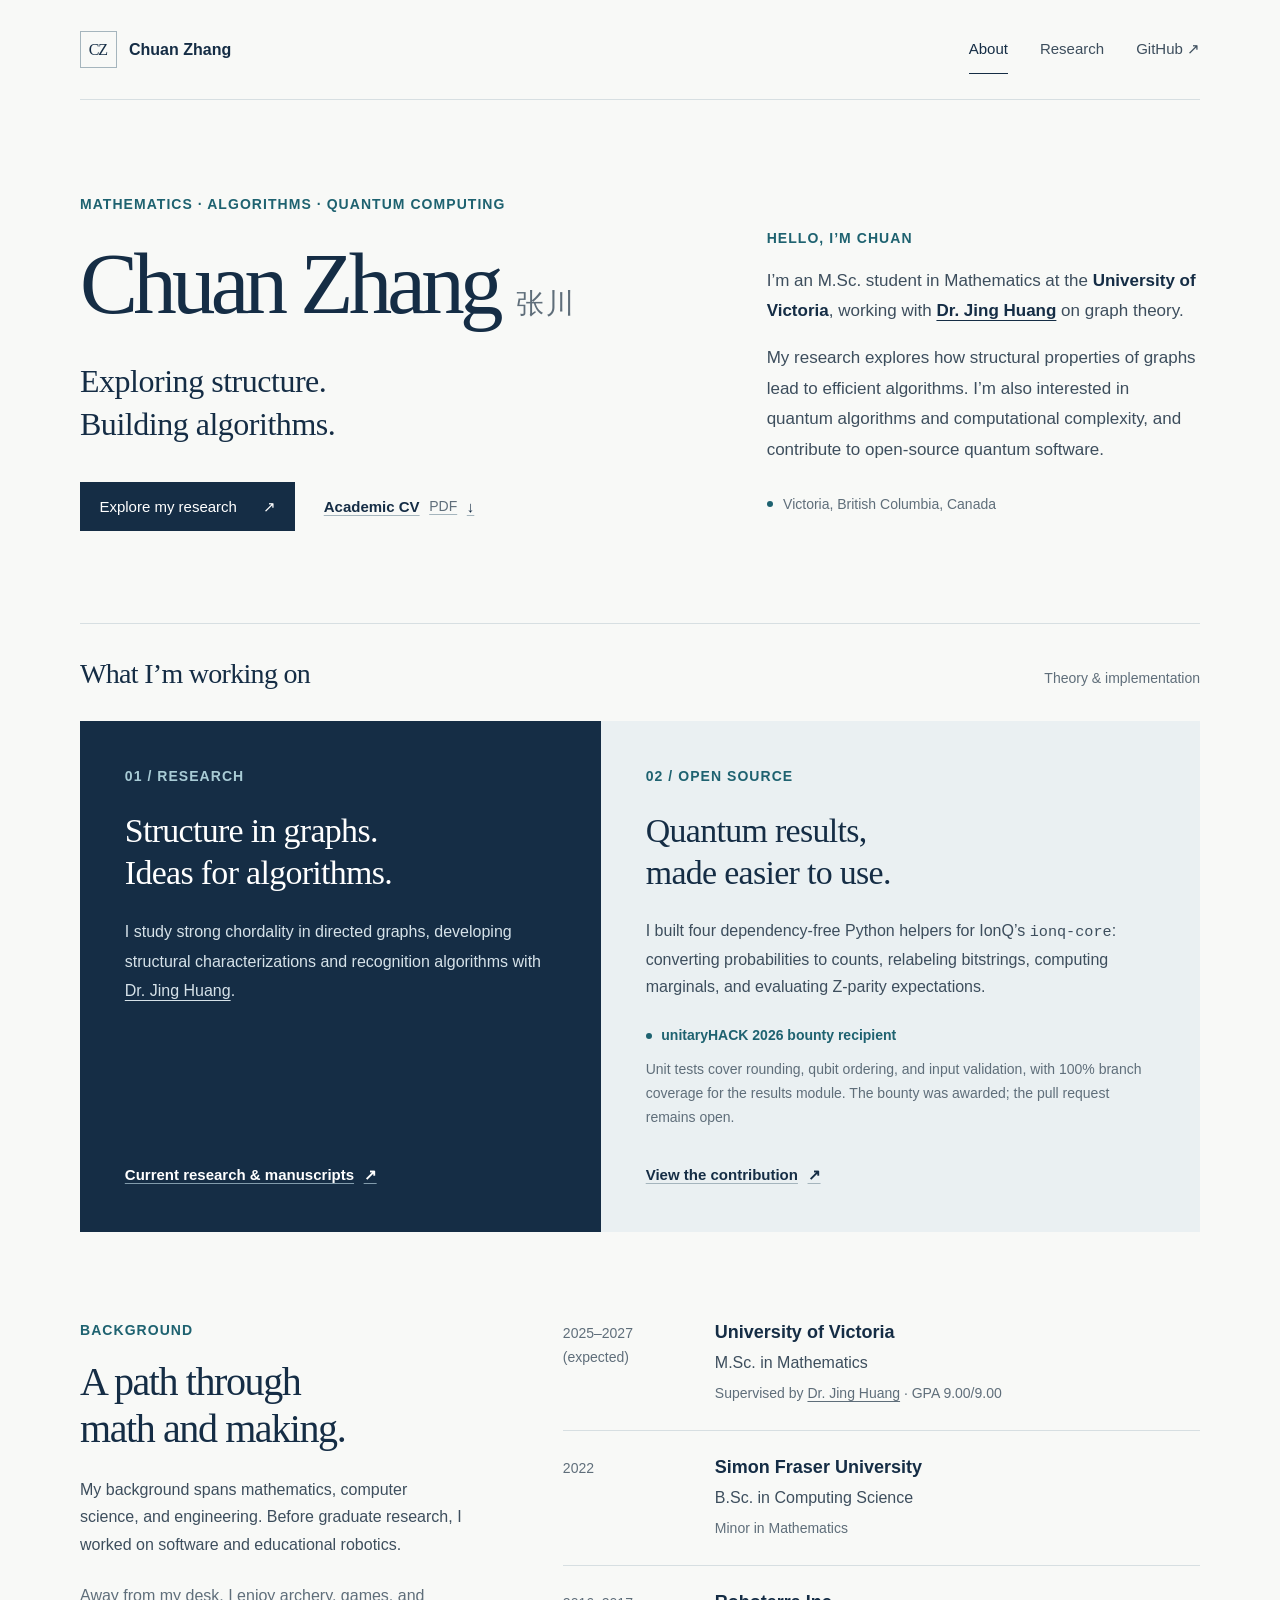
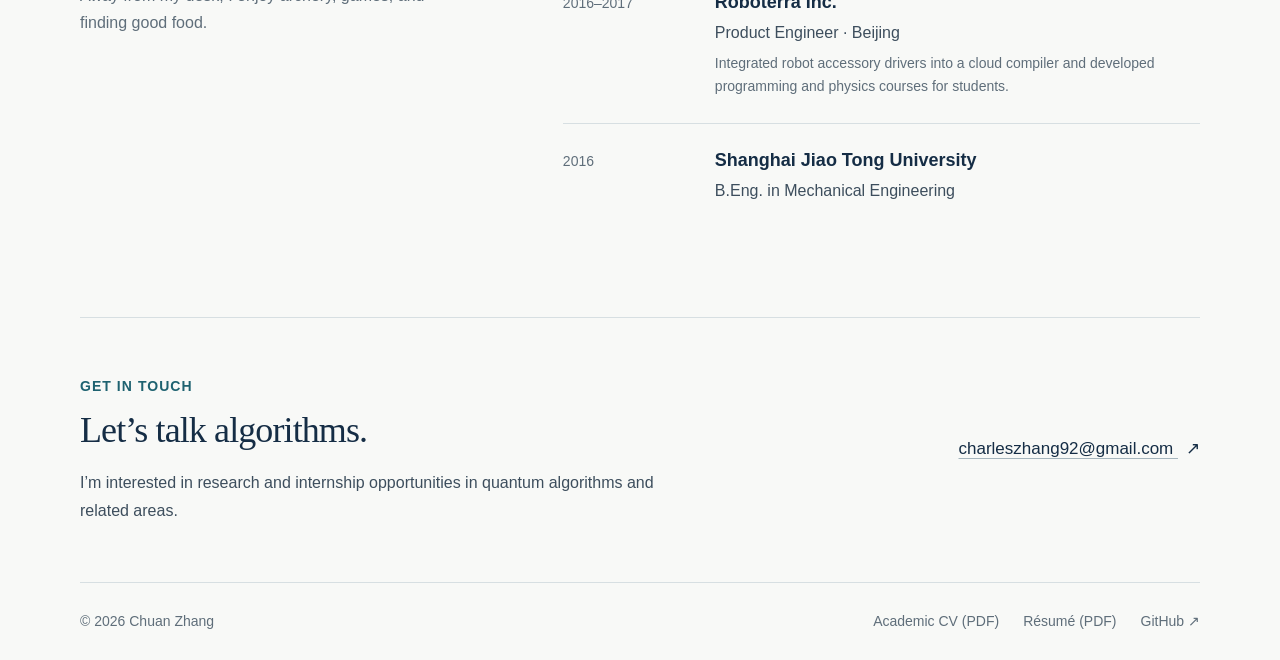
<file: index.html>
<!doctype html>
<html lang="en">
<head>
  <meta charset="utf-8">
  <meta name="viewport" content="width=device-width, initial-scale=1">
  <meta name="theme-color" content="#152d45">
  <meta name="description" content="Chuan Zhang — mathematics M.Sc. student at the University of Victoria. Graph theory, algorithms, and open-source quantum software.">
  <meta property="og:type" content="website">
  <meta property="og:title" content="Chuan Zhang · Algorithms & Quantum Computing">
  <meta property="og:description" content="Mathematics at the University of Victoria. Research in graph structure and algorithms, with contributions to open-source quantum software.">
  <meta property="og:url" content="https://zhangchuan92910.github.io/">
  <link rel="canonical" href="https://zhangchuan92910.github.io/">
  <link rel="icon" href="favicon.svg" type="image/svg+xml">
  <link rel="stylesheet" href="styles.css">
  <title>Chuan Zhang · Algorithms & Quantum Computing</title>
</head>
<body>
  <a class="skip-link" href="#main">Skip to content</a>
  <header class="site-header wrap">
    <a class="wordmark" href="index.html" aria-label="Chuan Zhang, home"><span class="monogram" aria-hidden="true">CZ</span><span>Chuan Zhang</span></a>
    <nav aria-label="Main navigation">
      <a href="index.html" aria-current="page">About</a>
      <a href="research.html">Research</a>
      <a href="https://github.com/zhangchuan92910">GitHub <span aria-hidden="true">↗</span></a>
    </nav>
  </header>
  <main id="main">
    <section class="hero wrap" aria-labelledby="intro-title">
      <div class="hero-main">
        <p class="eyebrow">Mathematics · Algorithms · Quantum computing</p>
        <h1 id="intro-title">Chuan Zhang <span class="name-zh" lang="zh-Hans">张川</span></h1>
        <p class="hero-statement">Exploring structure.<br>Building algorithms.</p>
        <div class="hero-actions">
          <a class="button" href="research.html">Explore my research <span aria-hidden="true">↗</span></a>
          <a class="text-link" href="Zhang_Chuan_CV.pdf">Academic CV <span class="file-type">PDF</span> <span aria-hidden="true">↓</span></a>
        </div>
      </div>
      <div class="hero-bio">
        <p class="eyebrow">Hello, I’m Chuan</p>
        <p>I’m an M.Sc. student in Mathematics at the <strong>University of Victoria</strong>, working with <strong><a href="https://web.uvic.ca/~huangj/">Dr. Jing Huang</a></strong> on graph theory.</p>
        <p>My research explores how structural properties of graphs lead to efficient algorithms. I’m also interested in quantum algorithms and computational complexity, and contribute to open-source quantum software.</p>
        <div class="location"><span class="location-dot" aria-hidden="true"></span>Victoria, British Columbia, Canada</div>
      </div>
    </section>
    <section class="work-section wrap" aria-labelledby="work-title">
      <div class="section-heading"><h2 id="work-title">What I’m working on</h2><span class="section-note">Theory & implementation</span></div>
      <div class="work-grid">
        <article class="research-feature">
          <div>
            <p class="eyebrow">01 / Research</p>
            <h3>Structure in graphs.<br>Ideas for algorithms.</h3>
            <p>I study strong chordality in directed graphs, developing structural characterizations and recognition algorithms with <a href="https://web.uvic.ca/~huangj/">Dr. Jing Huang</a>.</p>
          </div>
          <a class="light-link" href="research.html">Current research & manuscripts <span aria-hidden="true">↗</span></a>
        </article>
        <article class="opensource-feature" id="open-source">
          <div>
            <p class="eyebrow">02 / Open source</p>
            <h3>Quantum results,<br>made easier to use.</h3>
            <p>I built four dependency-free Python helpers for IonQ’s <code>ionq-core</code>: converting probabilities to counts, relabeling bitstrings, computing marginals, and evaluating Z-parity expectations.</p>
            <p class="contribution-note"><span class="award-dot" aria-hidden="true"></span>unitaryHACK 2026 bounty recipient</p>
            <p class="small-copy">Unit tests cover rounding, qubit ordering, and input validation, with 100% branch coverage for the results module. The bounty was awarded; the pull request remains open.</p>
          </div>
          <a class="text-link" href="https://github.com/ionq/ionq-core-python/pull/75">View the contribution <span aria-hidden="true">↗</span></a>
        </article>
      </div>
    </section>
    <section class="background-section wrap" aria-labelledby="background-title">
      <div class="section-intro">
        <p class="eyebrow">Background</p>
        <h2 id="background-title">A path through<br>math and making.</h2>
        <p>My background spans mathematics, computer science, and engineering. Before graduate research, I worked on software and educational robotics.</p>
        <p class="personal-note">Away from my desk, I enjoy archery, games, and finding good food.</p>
      </div>
      <div class="timeline">
        <article class="timeline-item"><span class="timeline-date">2025–2027 <span>(expected)</span></span><div><h3>University of Victoria</h3><p>M.Sc. in Mathematics</p><p class="small-copy">Supervised by <a href="https://web.uvic.ca/~huangj/">Dr. Jing Huang</a> · GPA 9.00/9.00</p></div></article>
        <article class="timeline-item"><span class="timeline-date">2022</span><div><h3>Simon Fraser University</h3><p>B.Sc. in Computing Science</p><p class="small-copy">Minor in Mathematics</p></div></article>
        <article class="timeline-item"><span class="timeline-date">2016–2017</span><div><h3>Roboterra Inc.</h3><p>Product Engineer · Beijing</p><p class="small-copy">Integrated robot accessory drivers into a cloud compiler and developed programming and physics courses for students.</p></div></article>
        <article class="timeline-item"><span class="timeline-date">2016</span><div><h3>Shanghai Jiao Tong University</h3><p>B.Eng. in Mechanical Engineering</p></div></article>
      </div>
    </section>
    <section class="contact-section wrap" aria-labelledby="contact-title">
      <div><p class="eyebrow">Get in touch</p><h2 id="contact-title">Let’s talk algorithms.</h2><p>I’m interested in research and internship opportunities in quantum algorithms and related areas.</p></div>
      <a class="contact-email" href="mailto:charleszhang92@gmail.com">charleszhang92@gmail.com <span aria-hidden="true">↗</span></a>
    </section>
  </main>
  <footer class="site-footer wrap"><span>© 2026 Chuan Zhang</span><div><a href="Zhang_Chuan_CV.pdf">Academic CV (PDF)</a><a href="Zhang_Chuan_Resume.pdf">Résumé (PDF)</a><a href="https://github.com/zhangchuan92910">GitHub <span aria-hidden="true">↗</span></a></div></footer>
</body>
</html>
</file>
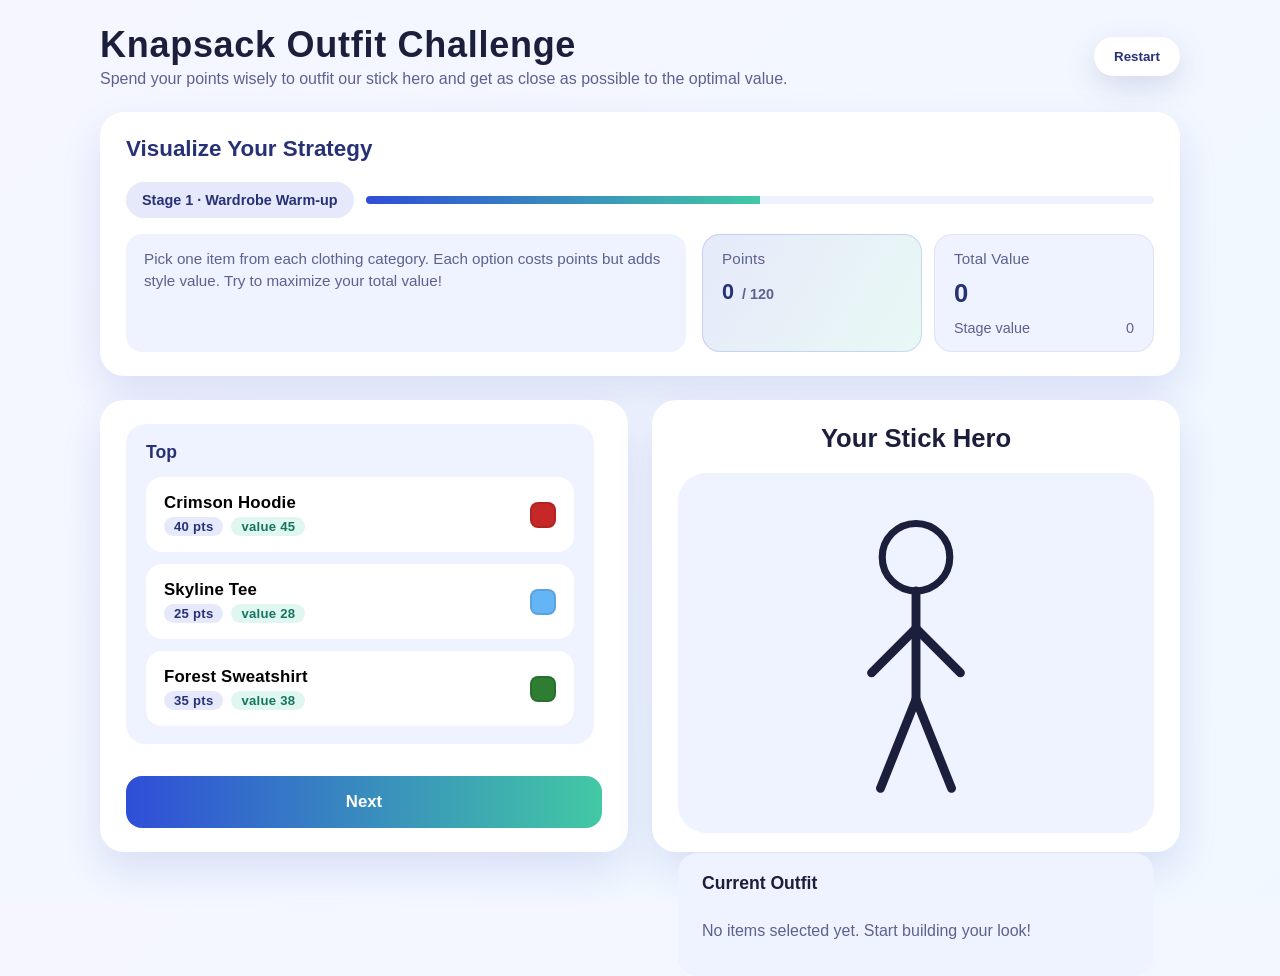
<file: knapsack.html>
<!DOCTYPE html>
<html lang="en">
  <head>
    <meta charset="utf-8" />
    <meta name="viewport" content="width=device-width, initial-scale=1.0" />
    <title>Knapsack Outfit Challenge</title>
    <style>
      :root {
        color-scheme: light;
        --brand-blue: #2f4ed8;
        --brand-indigo: #273176;
        --brand-mint: #42c9a4;
        --surface: #ffffff;
        --surface-muted: #eff2ff;
        --text: #1b1f3b;
        --text-muted: #5c628f;
        --danger: #d64550;
        --shadow: 0 18px 40px rgba(31, 52, 169, 0.12);
        font-family: "Segoe UI", "Helvetica Neue", Arial, sans-serif;
      }

      * {
        box-sizing: border-box;
      }

      body {
        margin: 0;
        background: linear-gradient(135deg, #f5f6ff 0%, #f0f8ff 100%);
        color: var(--text);
        min-height: 100vh;
        display: flex;
        flex-direction: column;
        align-items: center;
        padding: 24px 24px 32px;
      }

      header {
        width: min(1080px, 100%);
        display: flex;
        justify-content: space-between;
        align-items: center;
        margin-bottom: 24px;
        gap: 16px;
      }

      h1 {
        margin: 0;
        font-size: 2.25rem;
        letter-spacing: 0.02em;
      }

      .subtitle {
        margin: 4px 0 0;
        color: var(--text-muted);
        font-size: 1rem;
      }

      .reset-btn {
        border: none;
        background: var(--surface);
        color: var(--brand-indigo);
        font-weight: 600;
        padding: 12px 20px;
        border-radius: 999px;
        box-shadow: 0 10px 30px rgba(39, 49, 118, 0.15);
        cursor: pointer;
        transition: transform 0.2s ease, box-shadow 0.2s ease;
      }

      .reset-btn:hover {
        transform: translateY(-2px);
        box-shadow: 0 14px 34px rgba(39, 49, 118, 0.18);
      }

      main {
        width: min(1080px, 100%);
        display: grid;
        grid-template-columns: minmax(320px, 1fr) minmax(320px, 1fr);
        grid-template-rows: auto minmax(0, 1fr);
        gap: 24px;
        height: calc(100vh - 160px);
        min-height: 520px;
      }

      .panel {
        background: var(--surface);
        border-radius: 24px;
        padding: 24px 26px;
        box-shadow: var(--shadow);
        display: flex;
        flex-direction: column;
        gap: 20px;
      }

      .panel h2 {
        margin: 0;
        font-size: 1.6rem;
      }

      .progress-bar {
        width: 100%;
        height: 8px;
        background: var(--surface-muted);
        border-radius: 999px;
        overflow: hidden;
      }

      .progress-bar__fill {
        height: 100%;
        width: 0%;
        background: linear-gradient(90deg, var(--brand-blue), var(--brand-mint));
        transition: width 0.4s ease;
      }

      .info-summary {
        display: flex;
        flex-wrap: wrap;
        gap: 16px;
        align-items: stretch;
      }

      .points-display {
        display: flex;
        flex-wrap: nowrap;
        gap: 12px;
        align-items: stretch;
        flex-direction: row;
        flex: 0 1 320px;
      }

      .points-card {
        background: var(--surface-muted);
        border-radius: 18px;
        padding: 16px 20px;
        display: flex;
        flex-direction: column;
        gap: 12px;
        min-width: 220px;
        box-shadow: inset 0 0 0 1px rgba(39, 49, 118, 0.08);
      }

      .points-card.primary {
        background: linear-gradient(120deg, rgba(47, 78, 216, 0.12), rgba(66, 201, 164, 0.12));
        box-shadow: inset 0 0 0 1px rgba(47, 78, 216, 0.18);
      }

      .points-card label {
        font-size: 0.95rem;
        color: var(--text-muted);
        letter-spacing: 0.01em;
      }

      .points-progress {
        display: flex;
        align-items: baseline;
        gap: 8px;
        font-size: 1.35rem;
        font-weight: 700;
        color: var(--brand-indigo);
      }

      .points-progress small {
        font-size: 0.9rem;
        color: var(--text-muted);
      }

      .value-highlight {
        font-size: 1.6rem;
        font-weight: 700;
        color: var(--brand-indigo);
      }

      .value-meta {
        display: flex;
        justify-content: space-between;
        font-size: 0.9rem;
        color: var(--text-muted);
      }

      .stage-badge {
        display: inline-flex;
        align-items: center;
        gap: 8px;
        padding: 10px 16px;
        background: rgba(47, 78, 216, 0.12);
        color: var(--brand-indigo);
        border-radius: 999px;
        font-size: 0.9rem;
        font-weight: 600;
      }

      .stage-details {
        flex: 1 1 260px;
        background: var(--surface-muted);
        padding: 14px 18px;
        border-radius: 16px;
        line-height: 1.45;
        color: var(--text-muted);
        font-size: 0.95rem;
      }


      .items-grid {
        display: grid;
        gap: 18px;
      }

      .category-card {
        background: var(--surface-muted);
        border-radius: 20px;
        padding: 18px 20px;
        display: flex;
        flex-direction: column;
        gap: 14px;
      }

      .category-card h3 {
        margin: 0;
        font-size: 1.1rem;
        color: var(--brand-indigo);
      }

      .options {
        display: grid;
        gap: 12px;
      }

      .option-btn {
        border-radius: 16px;
        border: 2px solid transparent;
        padding: 14px 16px;
        text-align: left;
        background: #fff;
        display: flex;
        justify-content: space-between;
        align-items: center;
        cursor: pointer;
        transition: border 0.2s ease, transform 0.2s ease, box-shadow 0.2s ease;
      }

      .option-info {
        display: flex;
        flex-direction: column;
        gap: 4px;
      }

      .option-name {
        font-weight: 700;
        font-size: 1.05rem;
        letter-spacing: 0.01em;
      }

      .option-meta {
        display: flex;
        gap: 8px;
        font-size: 0.9rem;
        color: var(--text-muted);
        font-weight: 600;
      }

      .option-tag {
        background: rgba(47, 78, 216, 0.12);
        color: var(--brand-indigo);
        font-weight: 700;
        padding: 2px 10px;
        border-radius: 999px;
        font-size: 0.82rem;
        letter-spacing: 0.02em;
      }

      .option-tag.value {
        background: rgba(66, 201, 164, 0.16);
        color: #16755e;
      }

      .option-swatch {
        width: 26px;
        height: 26px;
        border-radius: 8px;
        border: 2px solid rgba(0, 0, 0, 0.1);
        flex-shrink: 0;
      }

      .option-btn:hover {
        transform: translateY(-2px);
        box-shadow: 0 12px 24px rgba(30, 39, 90, 0.15);
      }

      .option-btn.active {
        border-color: var(--brand-blue);
        box-shadow: 0 12px 26px rgba(47, 78, 216, 0.22);
      }

      .option-btn:disabled {
        cursor: not-allowed;
        opacity: 0.45;
        transform: none;
        border-color: transparent;
        box-shadow: none;
      }

      .option-btn:disabled .option-swatch {
        opacity: 0.6;
      }

      .cart-summary {
        background: var(--surface-muted);
        display: flex;
        width: 100%;
        flex-direction: column;
        border-radius: 20px;
        padding: 20px 24px;
        gap: 12px;
      }

      #cart-list {
        display: flex;
        flex-direction: column;
        gap: 8px;
        max-height: 260px;
        overflow-y: auto;
        padding-right: 6px;
        scrollbar-width: thin;
        scrollbar-color: rgba(39, 49, 118, 0.25) transparent;
      }

      #cart-list::-webkit-scrollbar {
        width: 6px;
      }

      #cart-list::-webkit-scrollbar-track {
        background: rgba(39, 49, 118, 0.08);
        border-radius: 999px;
      }

      #cart-list::-webkit-scrollbar-thumb {
        background: rgba(39, 49, 118, 0.25);
        border-radius: 999px;
      }
      .info-panel {
        grid-column: 1 / -1;
        display: grid;
        grid-template-columns: 1fr;
        align-items: center;
        gap: 20px;
      }

      .info-metrics {
        display: flex;
        flex-direction: column;
        gap: 16px;
      }

      .info-metrics h2 {
        margin: 0 0 4px;
        font-size: 1.4rem;
        color: var(--brand-indigo);
      }

      .info-metrics p {
        margin: 0;
        color: var(--text-muted);
        line-height: 1.6;
        font-size: 0.95rem;
      }

      .stage-header {
        display: grid;
        grid-template-columns: auto 1fr;
        align-items: center;
        gap: 12px;
      }

      .stage-header .progress-bar {
        flex: 1;
      }

      .selection-panel {
        display: flex;
        flex-direction: column;
        gap: 20px;
        min-height: 0;
        align-self: stretch;
      }

      .selection-scroll {
        flex: 1;
        display: flex;
        flex-direction: column;
        gap: 20px;
        overflow-y: auto;
        padding-right: 8px;
        min-height: 0;
        scrollbar-width: thin;
        scrollbar-color: rgba(39, 49, 118, 0.25) transparent;
      }

      .selection-scroll::-webkit-scrollbar {
        width: 6px;
      }

      .selection-scroll::-webkit-scrollbar-track {
        background: rgba(39, 49, 118, 0.08);
        border-radius: 999px;
      }

      .selection-scroll::-webkit-scrollbar-thumb {
        background: rgba(39, 49, 118, 0.2);
        border-radius: 999px;
      }

      .avatar-panel {
        min-height: 0;
        align-self: stretch;
      }

      .cart-summary h3 {
        margin: 0;
        font-size: 1.1rem;
      }

      .cart-entry {
        display: flex;
        justify-content: space-between;
        padding: 10px 0;
        border-bottom: 1px solid rgba(39, 49, 118, 0.08);
        font-size: 0.92rem;
      }

      .cart-entry:last-child {
        border-bottom: none;
        padding-bottom: 0;
      }

      .primary-action {
        border: none;
        background: linear-gradient(90deg, var(--brand-blue), var(--brand-mint));
        color: #fff;
        font-weight: 700;
        padding: 16px 24px;
        border-radius: 16px;
        cursor: pointer;
        font-size: 1.05rem;
        transition: transform 0.2s ease, box-shadow 0.2s ease;
      }

      .primary-action:hover {
        transform: translateY(-2px);
        box-shadow: 0 18px 38px rgba(47, 78, 216, 0.25);
      }

      .primary-action:disabled {
        background: #c2c8ff;
        cursor: not-allowed;
        box-shadow: none;
      }

      .feedback {
        min-height: 24px;
        font-size: 0.9rem;
        color: var(--text-muted);
      }

      .avatar-panel {
        align-items: center;
      }

      .avatar-canvas {
        background: var(--surface-muted);
        border-radius: 28px;
        padding: 18px;
        position: relative;
        width: 100%;
        display: flex;
        justify-content: center;
        align-items: flex-end;
        min-height: 360px;
      }

      .avatar-canvas svg {
        width: 220px;
        height: 320px;
        overflow: visible;
      }

      .avatar-layer {
        position: absolute;
        opacity: 0;
        transition: opacity 0.35s ease;
        pointer-events: none;
      }

      .avatar-layer.show {
        opacity: 1;
      }

      .avatar-layer.top {
        width: 130px;
        height: 108px;
        border-radius: 24px 24px 32px 32px;
        top: 132px;
        left: 50%;
        transform: translate(-50%, -6px);
      }

      .avatar-layer.bottom {
        width: 110px;
        height: 110px;
        border-radius: 26px 26px 18px 18px;
        top: 226px;
        left: 50%;
        transform: translate(-50%, -2px);
      }

      .avatar-layer.shoes {
        width: 138px;
        height: 34px;
        border-radius: 18px;
        top: 322px;
        left: 50%;
        transform: translate(-50%, 0);
      }

      .avatar-layer.outerwear {
        width: 182px;
        height: 210px;
        border-radius: 50%;
        top: 122px;
        left: 50%;
        transform: translate(-50%, -10px);
      }

      .avatar-layer.hat {
        width: 100px;
        height: 48px;
        border-radius: 50px 50px 12px 12px;
        top: 36px;
        left: 50%;
        transform: translate(-50%, 0);
      }

      .avatar-layer.glasses {
        width: 108px;
        height: 30px;
        border-radius: 18px;
        top: 88px;
        left: 50%;
        transform: translate(-50%, 0);
      }

      .avatar-layer.gloves {
        width: 168px;
        height: 46px;
        border-radius: 24px;
        top: 196px;
        left: 50%;
        transform: translate(-50%, 0);
      }

      .avatar-layer.scarf {
        width: 120px;
        height: 32px;
        border-radius: 18px;
        top: 142px;
        left: 50%;
        transform: translate(-50%, 0);
      }

      .legend {
        background: var(--surface-muted);
        border-radius: 20px;
        padding: 20px 24px;
        line-height: 1.6;
        color: var(--text-muted);
        font-size: 0.94rem;
      }

      .avatar-layer .shape {
        position: absolute;
        left: 50%;
        transform: translateX(-50%);
        border-radius: 28px;
      }

      .shape-top {
        width: 150px;
        height: 118px;
        top: -8px;
        clip-path: polygon(50% 0%, 0% 100%, 100% 100%);
      }

      .shape-bottom {
        width: 128px;
        height: 112px;
        top: -6px;
        border-radius: 30px 30px 18px 18px;
      }

      .shape-outerwear {
        width: 198px;
        height: 226px;
        top: -8px;
        border-radius: 50%;
        clip-path: polygon(
          50% 0%,
          82% 4%,
          100% 18%,
          100% 70%,
          95% 76%,
          90% 68%,
          84% 76%,
          78% 68%,
          72% 76%,
          66% 68%,
          60% 76%,
          54% 68%,
          48% 76%,
          42% 68%,
          36% 76%,
          30% 68%,
          24% 76%,
          18% 68%,
          12% 76%,
          6% 70%,
          0% 70%,
          0% 18%,
          18% 4%
        );
      }

      .shape-hat {
        width: 110px;
        height: 52px;
        top: 0;
        border-radius: 50px 50px 18px 18px;
      }

      .shape-scarf {
        width: 124px;
        height: 24px;
        top: 4px;
        border-radius: 24px;
      }

      .shape-shoes {
        width: 140px;
        height: 36px;
        top: -4px;
      }

      .shape-shoes-piece {
        position: absolute;
        width: 52px;
        height: 26px;
        border-radius: 18px;
        top: 8px;
      }

      .shape-shoes-piece.left {
        left: 10px;
      }

      .shape-shoes-piece.right {
        right: 10px;
      }

      .shape-gloves {
        width: 168px;
        height: 56px;
        top: -6px;
      }

      .shape-gloves-piece {
        position: absolute;
        width: 44px;
        height: 44px;
        border-radius: 50%;
        top: 12px;
      }

      .shape-gloves-piece.left {
        left: 6px;
      }

      .shape-gloves-piece.right {
        right: 6px;
      }

      .shape-glasses {
        width: 120px;
        height: 36px;
        top: -2px;
      }

      .shape-glasses-piece {
        position: absolute;
        width: 36px;
        height: 30px;
        border-radius: 50%;
        top: 6px;
      }

      .shape-glasses-piece.left {
        left: 20px;
      }

      .shape-glasses-piece.right {
        right: 20px;
      }

      .modal-backdrop {
        position: fixed;
        inset: 0;
        background: rgba(16, 26, 56, 0.5);
        display: none;
        justify-content: center;
        align-items: center;
        padding: 24px;
      }

      .modal-backdrop.show {
        display: flex;
      }

      .modal {
        background: var(--surface);
        border-radius: 28px;
        padding: 32px 36px;
        width: min(480px, 100%);
        text-align: center;
        box-shadow: 0 28px 46px rgba(15, 22, 56, 0.18);
      }

      .modal h3 {
        margin: 0 0 16px;
        font-size: 1.6rem;
        color: var(--brand-indigo);
      }

      .modal p {
        margin: 0 0 8px;
        color: var(--text-muted);
        line-height: 1.55;
      }

      .modal .modal-highlight {
        font-size: 2.2rem;
        font-weight: 700;
        color: var(--brand-blue);
        margin: 18px 0;
      }

      .modal-actions {
        margin-top: 24px;
        display: flex;
        justify-content: center;
        gap: 16px;
      }

      .modal button {
        padding: 12px 22px;
        border-radius: 14px;
        border: none;
        cursor: pointer;
        font-weight: 600;
        font-size: 1rem;
      }

      .modal .primary {
        background: linear-gradient(90deg, var(--brand-blue), var(--brand-mint));
        color: #fff;
      }

      .modal .secondary {
        background: var(--surface-muted);
        color: var(--brand-indigo);
      }

      @media (max-width: 1080px) {
        main {
          grid-template-columns: 1fr;
        }
        .info-panel {
          grid-template-columns: 1fr;
          text-align: center;
        }
        .selection-panel {
          min-height: auto;
        }
        .selection-scroll {
          overflow: visible;
          padding-right: 0;
        }
      }

      @media (max-width: 720px) {
        body {
          padding: 24px 16px 48px;
        }

        header {
          flex-direction: column;
          align-items: flex-start;
        }

        .info-panel {
          gap: 20px;
        }

        .points-display {
          flex-direction: column;
        }

        .primary-action {
          width: 100%;
        }
      }
    </style>
  </head>
  <body>
    <header>
      <div>
        <h1>Knapsack Outfit Challenge</h1>
        <p class="subtitle">
          Spend your points wisely to outfit our stick hero and get as close as possible to the optimal value.
        </p>
      </div>
      <button class="reset-btn" id="reset-btn">Restart</button>
    </header>
    <main>
      <section class="panel info-panel">
        <div class="info-metrics">
          <h2>Visualize Your Strategy</h2>
          <div class="stage-header">
            <div class="stage-badge" id="stage-indicator">Stage 1 · Wardrobe Warm-up</div>
            <div class="progress-bar">
              <div class="progress-bar__fill" id="stage-progress"></div>
            </div>
          </div>
          <div class="info-summary">
            <div class="stage-details" id="stage-description">
              Pick one item from each clothing category. Each option costs points but adds style value. Try to maximize your total value!
            </div>
            <div class="points-display">
              <div class="points-card primary">
                <label for="points-progress">Points</label>
                <div class="points-progress">
                  <span id="points-progress">0</span>
                  <small id="total-points-label">/ 0</small>
                </div>
              </div>
              <div class="points-card">
                <label>Total Value</label>
                <div class="value-highlight" id="total-value">0</div>
                <div class="value-meta">
                  <span>Stage value</span>
                  <span id="current-stage-value">0</span>
                </div>
              </div>
            </div>
          </div>
          <div class="feedback" id="feedback" aria-live="polite" style="display: none;"></div>
        </div>
      </section>
      <section class="panel selection-panel">
        <div class="selection-scroll">
          <div class="items-grid" id="items-grid"></div>
          
        </div>
        <button class="primary-action" id="advance-btn">Next</button>
      </section>
      <section class="panel avatar-panel">
        <h2>Your Stick Hero</h2>
        <div class="avatar-canvas">
          <svg viewBox="0 0 240 360" aria-hidden="true">
            <circle cx="120" cy="70" r="38" stroke="#1b1f3b" stroke-width="8" fill="none" />
            <line x1="120" y1="108" x2="120" y2="230" stroke="#1b1f3b" stroke-width="10" stroke-linecap="round" />
            <line x1="120" y1="150" x2="70" y2="200" stroke="#1b1f3b" stroke-width="10" stroke-linecap="round" />
            <line x1="120" y1="150" x2="170" y2="200" stroke="#1b1f3b" stroke-width="10" stroke-linecap="round" />
            <line x1="120" y1="230" x2="80" y2="330" stroke="#1b1f3b" stroke-width="10" stroke-linecap="round" />
            <line x1="120" y1="230" x2="160" y2="330" stroke="#1b1f3b" stroke-width="10" stroke-linecap="round" />
          </svg>
          <div id="layer-top" class="avatar-layer top"></div>
          <div id="layer-bottom" class="avatar-layer bottom"></div>
          <div id="layer-shoes" class="avatar-layer shoes"></div>
          <div id="layer-outerwear" class="avatar-layer outerwear"></div>
          <div id="layer-hat" class="avatar-layer hat"></div>
          <div id="layer-glasses" class="avatar-layer glasses"></div>
          <div id="layer-gloves" class="avatar-layer gloves"></div>
          <div id="layer-scarf" class="avatar-layer scarf"></div>
        </div>
        <!-- <div class="legend">
          Stick with the budget! The knapsack problem asks you to choose the best mix of items when points are limited.
          Once you hit submit, you will see how your choices compare to the optimal solution.
        </div> -->
        
        <div class="cart-summary" id="cart-summary">
            <h3>Current Outfit</h3>
            <div id="cart-list"></div>
        </div>
      </section>
    </main>

    <div class="modal-backdrop" id="result-modal" role="dialog" aria-modal="true" aria-live="assertive">
      <div class="modal">
        <h3 id="modal-title">Great Job!</h3>
        <p id="modal-body">You spent your points wisely.</p>
        <div class="modal-highlight" id="modal-score">0%</div>
        <p id="modal-note">Keep experimenting to reach the theoretical best value.</p>
        <div class="modal-actions">
          <button class="secondary" id="modal-close">Close</button>
          <button class="primary" id="modal-confirm">Continue</button>
        </div>
      </div>
    </div>

    <script>
      // 數據定義：包含各階段的商品資料、成本與價值
      const stages = [
        {
          id: 0,
          title: "Stage 1 · Wardrobe Warm-up",
          description:
            "Pick one item from each clothing category. Each option costs points but adds style value. Try to maximize your total value!",
          startingPoints: 120,
          additionalPoints: 0,
          advanceLabel: "Next",
          items: [
            {
              category: "Top",
              tooltip: "Choose one top to keep your hero comfortable.",
              avatarLayer: "layer-top",
              options: [
                { name: "Crimson Hoodie", color: "#c62828", cost: 40, value: 45 },
                { name: "Skyline Tee", color: "#64b5f6", cost: 25, value: 28 },
                { name: "Forest Sweatshirt", color: "#2e7d32", cost: 35, value: 38 }
              ]
            },
            {
              category: "Bottom",
              tooltip: "Pick a pair of pants that match the vibe.",
              avatarLayer: "layer-bottom",
              options: [
                { name: "Indigo Jeans", color: "#283593", cost: 36, value: 42 },
                { name: "Amber Joggers", color: "#ffb300", cost: 28, value: 30 },
                { name: "Slate Chinos", color: "#546e7a", cost: 32, value: 34 }
              ]
            },
            {
              category: "Shoes",
              tooltip: "Shoes keep the journey going—pick one pair.",
              avatarLayer: "layer-shoes",
              options: [
                { name: "Velocity Trainers", color: "#212121", cost: 30, value: 34 },
                { name: "Coral High-Tops", color: "#ff7043", cost: 26, value: 27 },
                { name: "Frost Boots", color: "#90caf9", cost: 34, value: 38 }
              ]
            },
            {
              category: "Outerwear",
              tooltip: "A jacket adds extra flair (and value).",
              avatarLayer: "layer-outerwear",
              options: [
                { name: "Aurora Jacket", color: "#7e57c2", cost: 48, value: 56 },
                { name: "Citrus Bomber", color: "#ffcc42", cost: 38, value: 40 },
                { name: "Midnight Parka", color: "#1a237e", cost: 44, value: 52 }
              ]
            }
          ]
        },
        {
          id: 1,
          title: "Stage 2 · Accessory Remix",
          description:
            "You earned a point bonus! Accessorize with one item from each category. New costs, new values, new optimal mix.",
          startingPoints: 0,
          additionalPoints: 70,
          advanceLabel: "Submit",
          items: [
            {
              category: "Glasses",
              tooltip: "A sharp look boosts confidence.",
              avatarLayer: "layer-glasses",
              options: [
                { name: "Neon Frames", color: "#00bcd4", cost: 18, value: 26 },
                { name: "Obsidian Shades", color: "#263238", cost: 22, value: 30 },
                { name: "Golden Visors", color: "#ffb300", cost: 28, value: 36 }
              ]
            },
            {
              category: "Hat",
              tooltip: "Top it off with a bold hat.",
              avatarLayer: "layer-hat",
              options: [
                { name: "Crater Beanie", color: "#9e9d24", cost: 16, value: 22 },
                { name: "Starlight Fedora", color: "#3949ab", cost: 26, value: 34 },
                { name: "Scarlet Cap", color: "#e53935", cost: 20, value: 27 }
              ]
            },
            {
              category: "Gloves",
              tooltip: "Warm hands, warm heart.",
              avatarLayer: "layer-gloves",
              options: [
                { name: "Aurora Mitts", color: "#26a69a", cost: 18, value: 24 },
                { name: "Midnight Grips", color: "#102027", cost: 24, value: 32 },
                { name: "Sunrise Wraps", color: "#ff7043", cost: 20, value: 28 }
              ]
            },
            {
              category: "Scarf",
              tooltip: "Tie everything together with a scarf.",
              avatarLayer: "layer-scarf",
              options: [
                { name: "Frost Ribbon", color: "#81d4fa", cost: 22, value: 30 },
                { name: "Magma Loop", color: "#ff5722", cost: 24, value: 32 },
                { name: "Velvet Wrap", color: "#4a148c", cost: 28, value: 38 }
              ]
            }
          ]
        }
      ];

      // 狀態管理：追蹤階段、點數與選擇
      const state = {
        stageIndex: 0,
        totalPoints: stages[0].startingPoints,
        selections: {},
        modalContext: null
      };

      // 元素參照
      const elements = {
        stageIndicator: document.getElementById("stage-indicator"),
        stageDescription: document.getElementById("stage-description"),
        stageProgress: document.getElementById("stage-progress"),
        pointsProgress: document.getElementById("points-progress"),
        totalPointsLabel: document.getElementById("total-points-label"),
        totalValue: document.getElementById("total-value"),
        currentStageValue: document.getElementById("current-stage-value"),
        itemsGrid: document.getElementById("items-grid"),
        cartList: document.getElementById("cart-list"),
        feedback: document.getElementById("feedback"),
        advanceBtn: document.getElementById("advance-btn"),
        resetBtn: document.getElementById("reset-btn"),
        modalBackdrop: document.getElementById("result-modal"),
        modalTitle: document.getElementById("modal-title"),
        modalBody: document.getElementById("modal-body"),
        modalScore: document.getElementById("modal-score"),
        modalNote: document.getElementById("modal-note"),
        modalClose: document.getElementById("modal-close"),
        modalConfirm: document.getElementById("modal-confirm")
      };

      // 初始化頁面
      function init() {
        state.stageIndex = 0;
        state.totalPoints = stages[0].startingPoints;
        state.selections = {};
        state.modalContext = null;
        updateStageUI();
        renderCurrentStage();
        updateCartSummary();
        updatePointsDisplay();
        updateAvatarLayers();
        updateAdvanceButton();
        elements.feedback.textContent = "";
      }

      // 重新載入當前階段資料
      function renderCurrentStage() {
        const stage = stages[state.stageIndex];
        elements.itemsGrid.innerHTML = "";
        stage.items.forEach((item) => {
          const card = document.createElement("div");
          card.className = "category-card";

          const title = document.createElement("h3");
          title.textContent = `${item.category}`;
          title.title = item.tooltip;

          const optionsWrap = document.createElement("div");
          optionsWrap.className = "options";

          item.options.forEach((option) => {
            const optionKey = `${item.category}::${option.name}`;
            const button = document.createElement("button");
            button.className = "option-btn";
            button.type = "button";
            button.dataset.category = item.category;
            button.dataset.option = option.name;
            button.dataset.optionKey = optionKey;
            button.dataset.cost = option.cost;

            const info = document.createElement("div");
            info.className = "option-info";
            const name = document.createElement("span");
            name.className = "option-name";
            name.textContent = option.name;
            const meta = document.createElement("span");
            meta.className = "option-meta";

            const costTag = document.createElement("span");
            costTag.className = "option-tag";
            costTag.textContent = `${option.cost} pts`;

            const valueTag = document.createElement("span");
            valueTag.className = "option-tag value";
            valueTag.textContent = `value ${option.value}`;

            meta.appendChild(costTag);
            meta.appendChild(valueTag);
            info.appendChild(name);
            info.appendChild(meta);

            const swatch = document.createElement("span");
            swatch.className = "option-swatch";
            swatch.style.backgroundColor = option.color;

            button.appendChild(info);
            button.appendChild(swatch);

            if (state.selections[stage.id]?.[optionKey]) {
              button.classList.add("active");
            }

            button.addEventListener("click", () => handleSelection(stage.id, item, option, optionKey));
            optionsWrap.appendChild(button);
          });

          card.appendChild(title);
          card.appendChild(optionsWrap);
          elements.itemsGrid.appendChild(card);
        });
      }

      // 處理選擇商品邏輯
      function handleSelection(stageId, item, option, optionKey) {
        const existingStageSelections = state.selections[stageId];
        const newStageSelections = existingStageSelections ? { ...existingStageSelections } : {};
        const alreadySelected = Boolean(newStageSelections[optionKey]);

        if (alreadySelected) {
          delete newStageSelections[optionKey];
        } else {
          newStageSelections[optionKey] = {
            ...option,
            category: item.category,
            avatarLayer: item.avatarLayer
          };
        }

        const updatedSelections = { ...state.selections };
        if (Object.keys(newStageSelections).length === 0) {
          delete updatedSelections[stageId];
        } else {
          updatedSelections[stageId] = newStageSelections;
        }

        const prospectiveSpent = calculatePointsSpent(updatedSelections);
        if (!alreadySelected && prospectiveSpent > state.totalPoints) {
          return;
        }

        state.selections = updatedSelections;
        elements.feedback.textContent = "";
        updateOptionHighlights();
        updateCartSummary();
        updatePointsDisplay();
        updateAvatarLayers();
        updateAdvanceButton();
      }

      // 計算已花費點數
      function calculatePointsSpent(selectionsObj = state.selections) {
        let spent = 0;
        Object.values(selectionsObj).forEach((group) => {
          Object.values(group).forEach((selection) => {
            spent += selection.cost;
          });
        });
        return spent;
      }

      // 計算總價值
      function calculateTotalValue(selectionsObj = state.selections) {
        let value = 0;
        Object.values(selectionsObj).forEach((group) => {
          Object.values(group).forEach((selection) => {
            value += selection.value;
          });
        });
        return value;
      }

      // 更新選項樣式
      function updateOptionHighlights() {
        const stage = stages[state.stageIndex];
        const currentSelections = state.selections[stage.id] ?? {};
        document.querySelectorAll(".option-btn").forEach((btn) => {
          const optionKey = btn.dataset.optionKey;
          if (!optionKey) return;
          if (currentSelections[optionKey]) {
            btn.classList.add("active");
          } else {
            btn.classList.remove("active");
          }
        });
      }

      // 更新選項可用狀態
      function updateOptionStates() {
        const stage = stages[state.stageIndex];
        const currentSelections = state.selections[stage.id] ?? {};
        const remainingPoints = Math.max(0, state.totalPoints - calculatePointsSpent());

        document.querySelectorAll(".option-btn").forEach((btn) => {
          const optionKey = btn.dataset.optionKey;
          const cost = Number(btn.dataset.cost);
          const isSelected = Boolean(currentSelections[optionKey]);
          const shouldDisable = !isSelected && cost > remainingPoints;

          btn.disabled = shouldDisable;
          btn.classList.toggle("disabled", shouldDisable);
        });
      }

      // 更新購物車摘要
      function updateCartSummary() {
        elements.cartList.innerHTML = "";
        const stagesWithSelections = Object.entries(state.selections).filter(
          ([, selections]) => Object.keys(selections).length > 0
        );

        if (stagesWithSelections.length === 0) {
          const empty = document.createElement("p");
          empty.textContent = "No items selected yet. Start building your look!";
          empty.style.color = "var(--text-muted)";
          elements.cartList.appendChild(empty);
          return;
        }

        stagesWithSelections.forEach(([stageId, selections]) => {
          const stageTitle = document.createElement("div");
          stageTitle.className = "cart-entry";
          stageTitle.innerHTML = `<strong>${stages.find((s) => s.id === Number(stageId)).title}</strong>`;
          elements.cartList.appendChild(stageTitle);

          Object.values(selections).forEach((option) => {
            const entry = document.createElement("div");
            entry.className = "cart-entry";
            entry.innerHTML = `<span>${option.category}: ${option.name}</span><span>${option.cost} pts · value ${option.value}</span>`;
            elements.cartList.appendChild(entry);
          });
        });
      }

      // 更新點數顯示
      function updatePointsDisplay() {
        const spent = calculatePointsSpent();
        const remaining = Math.max(0, state.totalPoints - spent);
        elements.pointsProgress.textContent = `${spent}`;
        elements.totalPointsLabel.textContent = ` / ${state.totalPoints}`;
        elements.totalValue.textContent = calculateTotalValue(state.selections);
        elements.currentStageValue.textContent = valueForStage(state.selections, state.stageIndex);
        updateOptionStates();
      }

      // 更新階段 UI
      function updateStageUI() {
        const stage = stages[state.stageIndex];
        elements.stageIndicator.textContent = stage.title;
        elements.stageDescription.textContent = stage.description;
        const progressPercentage = ((state.stageIndex + 1) / stages.length) * 100;
        elements.stageProgress.style.width = `${progressPercentage}%`;
      }

      // 更新前進按鈕
      function updateAdvanceButton() {
        const stage = stages[state.stageIndex];
        elements.advanceBtn.textContent = stage.advanceLabel;
        const hasSelection = state.selections[stage.id] && Object.keys(state.selections[stage.id]).length > 0;
        elements.advanceBtn.disabled = false;
      }

      // 更新人偶造型
      function updateAvatarLayers() {
        const avatarLayers = document.querySelectorAll(".avatar-layer");
        avatarLayers.forEach((layer) => {
          layer.classList.remove("show");
          layer.innerHTML = "";
        });

        Object.values(state.selections).forEach((group) => {
          Object.values(group).forEach((selection) => {
            const layerEl = document.getElementById(selection.avatarLayer);
            if (layerEl) {
              layerEl.classList.add("show");
              renderAvatarShape(layerEl, selection);
            }
          });
        });
      }

      function renderAvatarShape(layerEl, selection) {
        const category = selection.category.toLowerCase();
        const color = hexToRgba(selection.color, 0.3);

        switch (category) {
          case "top":
            createSingleShape(layerEl, "shape-top", color);
            break;
          case "bottom":
            createSingleShape(layerEl, "shape-bottom", color);
            break;
          case "outerwear":
            createSingleShape(layerEl, "shape-outerwear", color);
            break;
          case "shoes":
            createDualShape(layerEl, "shape-shoes", "shape-shoes-piece", color);
            break;
          case "gloves":
            createDualShape(layerEl, "shape-gloves", "shape-gloves-piece", color);
            break;
          case "glasses":
            createDualShape(layerEl, "shape-glasses", "shape-glasses-piece", color);
            break;
          case "hat":
            createSingleShape(layerEl, "shape-hat", color);
            break;
          case "scarf":
            createSingleShape(layerEl, "shape-scarf", color);
            break;
          default:
            createSingleShape(layerEl, "shape-outerwear", color);
        }
      }

      function createSingleShape(layerEl, className, color) {
        const shape = document.createElement("div");
        shape.className = `shape ${className}`;
        shape.style.background = color;
        layerEl.appendChild(shape);
      }

      function createDualShape(layerEl, containerClass, pieceClass, color) {
        const container = document.createElement("div");
        container.className = `shape ${containerClass}`;
        ["left", "right"].forEach((position) => {
          const piece = document.createElement("span");
          piece.className = `${pieceClass} ${position}`;
          piece.style.background = color;
          container.appendChild(piece);
        });
        layerEl.appendChild(container);
      }

      function hexToRgba(hex, alpha = 0.3) {
        if (!hex) return `rgba(0, 0, 0, ${alpha})`;
        let normalized = hex.replace("#", "");
        if (normalized.length === 3) {
          normalized = normalized
            .split("")
            .map((char) => char + char)
            .join("");
        }
        const bigint = parseInt(normalized, 16);
        const r = (bigint >> 16) & 255;
        const g = (bigint >> 8) & 255;
        const b = bigint & 255;
        return `rgba(${r}, ${g}, ${b}, ${alpha})`;
      }

      // 前往下一階段或提交
      function handleAdvance() {
        const stage = stages[state.stageIndex];
        const spent = calculatePointsSpent(state.selections);
        const value = calculateTotalValue(state.selections);

        if (state.stageIndex === 0) {
          const stageBest = calculateStageBest(stage, stage.startingPoints);
          const percent = Math.round((valueForStage(state.selections, 0) / stageBest) * 100);
          showModal({
            title: "Stage 1 Results",
            body: "Here is how your outfit ranks against the optimal combination for this budget.",
            score: `${Number.isFinite(percent) ? percent : 0}%`,
            note: `Your value: ${valueForStage(state.selections, 0)} (best possible ${stageBest}).`,
            confirmLabel: "Continue to Stage 2",
            onConfirm: () => {
              advanceToNextStage();
              hideModal();
            }
          });
        } else {
          const optimal = calculateGlobalBest(state.totalPoints);
          const percent = Math.round((value / optimal.bestValue) * 100);
          showModal({
            title: "Final Score",
            body: "You have completed the Knapsack Outfit Challenge!",
            score: `${Number.isFinite(percent) ? percent : 0}%`,
            note: `Your total value: ${value} (optimal mix value ${optimal.bestValue} within ${state.totalPoints} pts).`,
            confirmLabel: "Try Again",
            onConfirm: () => {
              hideModal();
              init();
            }
          });
        }
      }

      // 計算單階段最佳值（暴力枚舉）
      function calculateStageBest(stage, budget) {
        const options = stage.items.flatMap((item) => item.options);
        return knapsackBest(options, budget);
      }

      // 計算全局最佳值（兩階段集合）
      function calculateGlobalBest(budget) {
        const options = stages.flatMap((stage) => stage.items.flatMap((item) => item.options));
        const bestValue = knapsackBest(options, budget);
        return { bestValue };
      }

      function knapsackBest(options, budget) {
        const capacity = Math.max(0, Math.floor(budget));
        const n = options.length;
        // 0-1背包：dp[i][w] = 前i个物品在容量w下的最大价值
        const dp = Array(n + 1).fill(0).map(() => Array(capacity + 1).fill(0));
        
        for (let i = 1; i <= n; i++) {
          const item = options[i - 1];
          for (let w = 0; w <= capacity; w++) {
            // 不选第i个物品
            dp[i][w] = dp[i - 1][w];
            // 如果能选第i个物品，取较大值
            if (w >= item.cost) {
              dp[i][w] = Math.max(dp[i][w], dp[i - 1][w - item.cost] + item.value);
            }
          }
        }
        
        return dp[n][capacity];
      }

      // 計算特定階段的價值
      function valueForStage(selections, stageId) {
        const stageSelections = selections[stageId] ?? {};
        return Object.values(stageSelections).reduce((acc, option) => acc + option.value, 0);
      }

      // 切換至下一階段並新增點數
      function advanceToNextStage() {
        if (state.stageIndex >= stages.length - 1) return;
        state.stageIndex += 1;
        const stage = stages[state.stageIndex];
        state.totalPoints += stage.additionalPoints;
        updateStageUI();
        renderCurrentStage();
        updateOptionHighlights();
        updatePointsDisplay();
        updateCartSummary();
        updateAvatarLayers();
        updateAdvanceButton();
        elements.feedback.textContent = "";
      }

      // 顯示彈窗
      function showModal({ title, body, score, note, confirmLabel, onConfirm }) {
        elements.modalTitle.textContent = title;
        elements.modalBody.textContent = body;
        elements.modalScore.textContent = score;
        elements.modalNote.textContent = note;
        elements.modalConfirm.textContent = confirmLabel;
        state.modalContext = { onConfirm };
        elements.modalBackdrop.classList.add("show");
      }

      function hideModal() {
        elements.modalBackdrop.classList.remove("show");
        state.modalContext = null;
      }

      // 事件綁定
      elements.advanceBtn.addEventListener("click", handleAdvance);
      elements.resetBtn.addEventListener("click", () => init());
      elements.modalClose.addEventListener("click", hideModal);
      elements.modalBackdrop.addEventListener("click", (event) => {
        if (event.target === elements.modalBackdrop) {
          hideModal();
        }
      });
      elements.modalConfirm.addEventListener("click", () => {
        if (state.modalContext?.onConfirm) {
          state.modalContext.onConfirm();
        } else {
          hideModal();
        }
      });

      init();
    </script>
  </body>
</html>
</file>
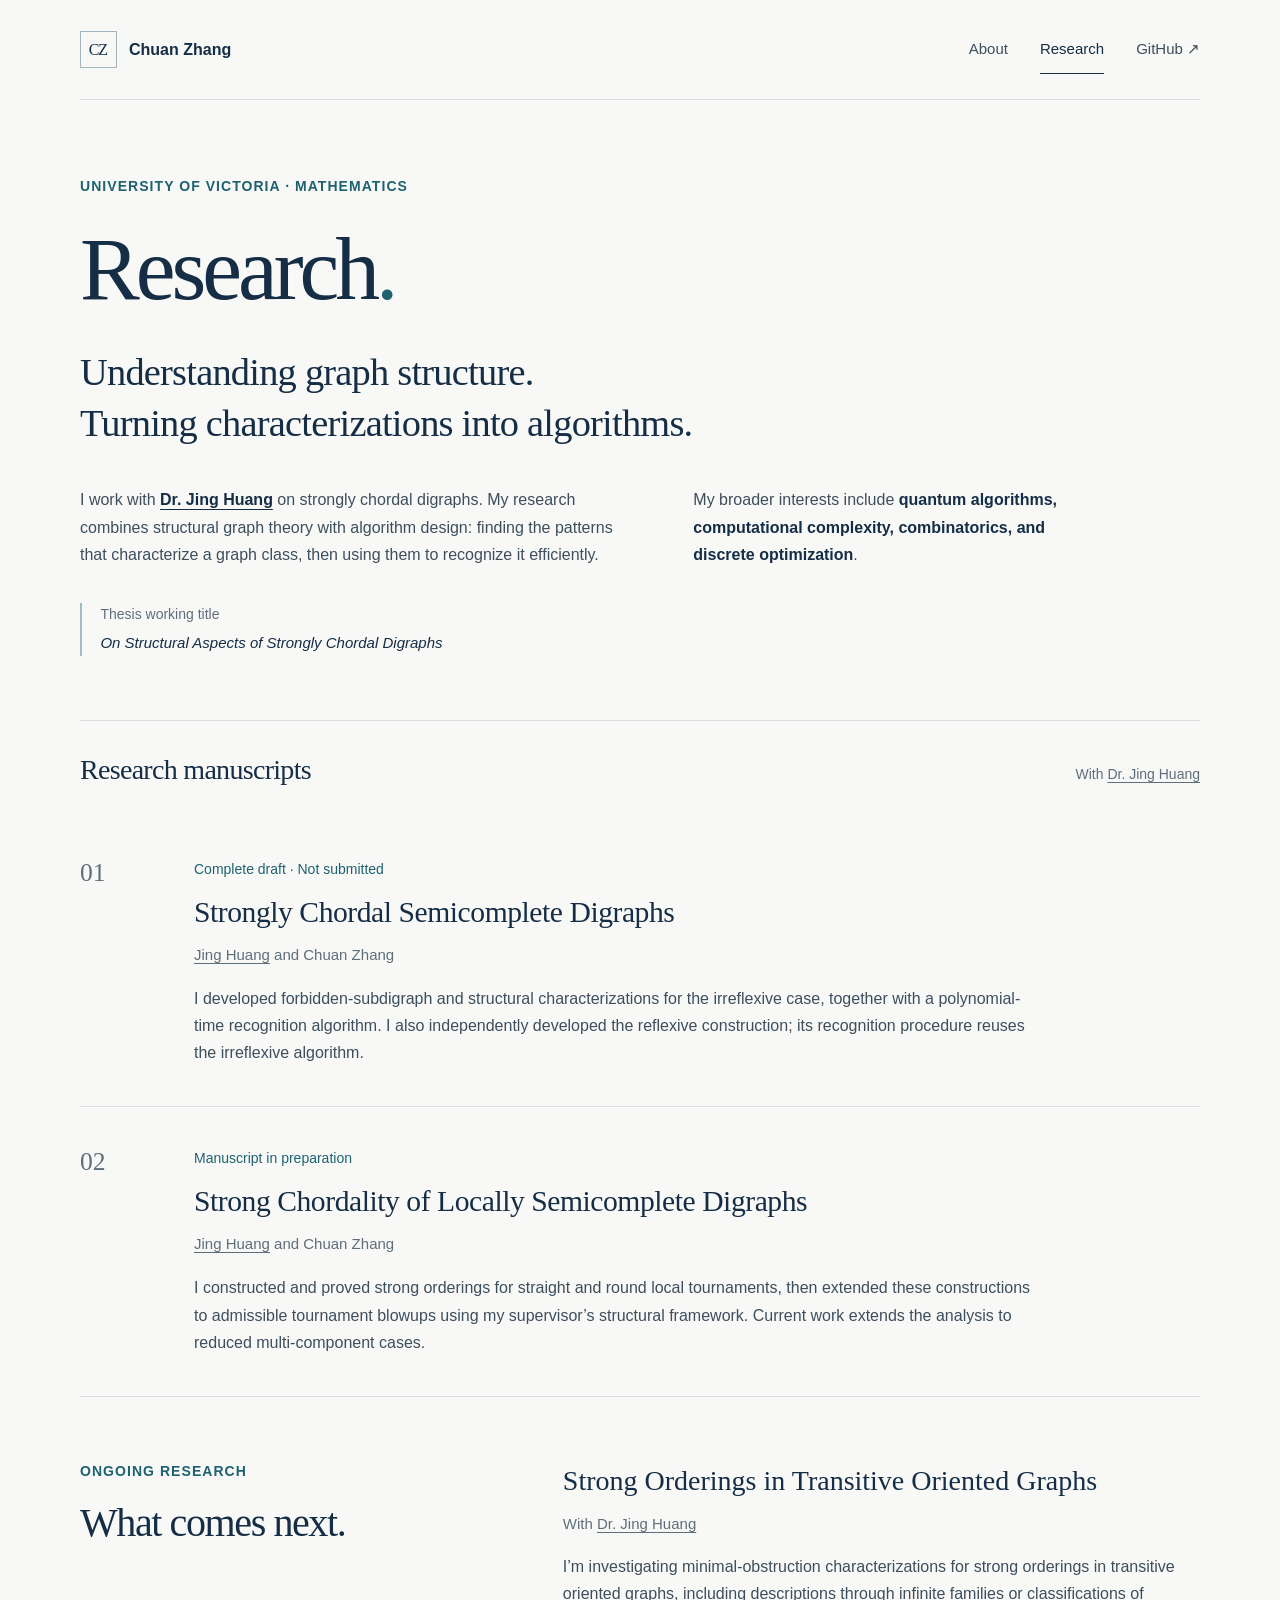
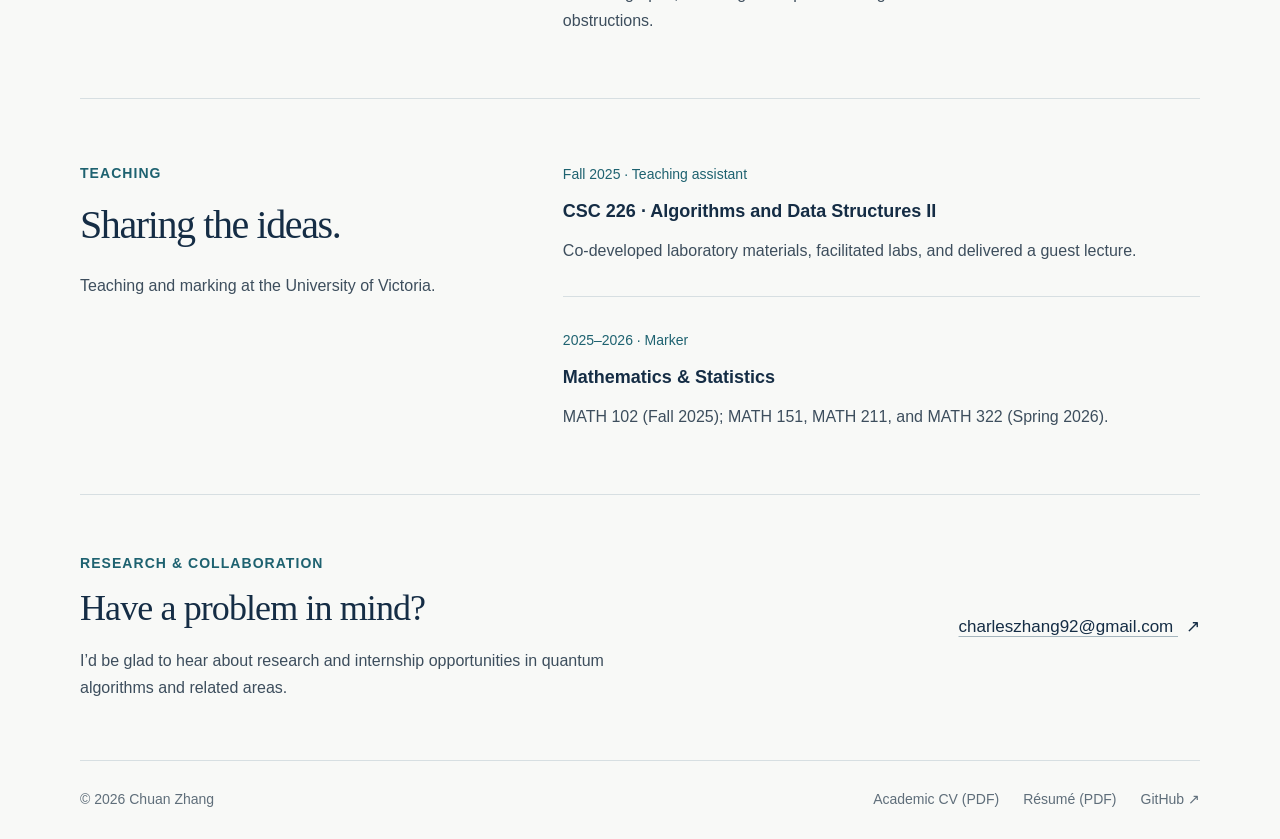
<file: research.html>
<!doctype html>
<html lang="en">
<head>
  <meta charset="utf-8">
  <meta name="viewport" content="width=device-width, initial-scale=1">
  <meta name="theme-color" content="#152d45">
  <meta name="description" content="Chuan Zhang’s research in graph theory, structural characterizations, and recognition algorithms at the University of Victoria.">
  <meta property="og:type" content="website">
  <meta property="og:title" content="Research · Chuan Zhang">
  <meta property="og:description" content="Current research, manuscripts, and teaching in graph theory and algorithms.">
  <meta property="og:url" content="https://zhangchuan92910.github.io/research.html">
  <link rel="canonical" href="https://zhangchuan92910.github.io/research.html">
  <link rel="icon" href="favicon.svg" type="image/svg+xml">
  <link rel="stylesheet" href="styles.css">
  <title>Research · Chuan Zhang</title>
</head>
<body>
  <a class="skip-link" href="#main">Skip to content</a>
  <header class="site-header wrap">
    <a class="wordmark" href="index.html" aria-label="Chuan Zhang, home"><span class="monogram" aria-hidden="true">CZ</span><span>Chuan Zhang</span></a>
    <nav aria-label="Main navigation">
      <a href="index.html">About</a>
      <a href="research.html" aria-current="page">Research</a>
      <a href="https://github.com/zhangchuan92910">GitHub <span aria-hidden="true">↗</span></a>
    </nav>
  </header>
  <main id="main">
    <section class="research-hero wrap" aria-labelledby="research-title">
      <p class="eyebrow">University of Victoria · Mathematics</p>
      <h1 id="research-title">Research<span class="name-period">.</span></h1>
      <p class="page-lead">Understanding graph structure.<br>Turning characterizations into algorithms.</p>
      <div class="research-overview"><p>I work with <strong><a href="https://web.uvic.ca/~huangj/">Dr. Jing Huang</a></strong> on strongly chordal digraphs. My research combines structural graph theory with algorithm design: finding the patterns that characterize a graph class, then using them to recognize it efficiently.</p><p>My broader interests include <strong>quantum algorithms, computational complexity, combinatorics, and discrete optimization</strong>.</p></div>
      <p class="thesis-note"><span>Thesis working title</span><em>On Structural Aspects of Strongly Chordal Digraphs</em></p>
    </section>
    <section class="manuscripts-section wrap" aria-labelledby="manuscripts-title">
      <div class="section-heading"><h2 id="manuscripts-title">Research manuscripts</h2><span class="section-note">With <a href="https://web.uvic.ca/~huangj/">Dr. Jing Huang</a></span></div>
      <article class="manuscript">
        <div class="manuscript-index" aria-hidden="true">01</div>
        <div class="manuscript-body"><p class="status">Complete draft · Not submitted</p><h3>Strongly Chordal Semicomplete Digraphs</h3><p class="authors"><a href="https://web.uvic.ca/~huangj/">Jing Huang</a> and Chuan Zhang</p><p>I developed forbidden-subdigraph and structural characterizations for the irreflexive case, together with a polynomial-time recognition algorithm. I also independently developed the reflexive construction; its recognition procedure reuses the irreflexive algorithm.</p></div>
      </article>
      <article class="manuscript">
        <div class="manuscript-index" aria-hidden="true">02</div>
        <div class="manuscript-body"><p class="status">Manuscript in preparation</p><h3>Strong Chordality of Locally Semicomplete Digraphs</h3><p class="authors"><a href="https://web.uvic.ca/~huangj/">Jing Huang</a> and Chuan Zhang</p><p>I constructed and proved strong orderings for straight and round local tournaments, then extended these constructions to admissible tournament blowups using my supervisor’s structural framework. Current work extends the analysis to reduced multi-component cases.</p></div>
      </article>
    </section>
    <section class="ongoing-section wrap" aria-labelledby="ongoing-title">
      <div class="section-intro"><p class="eyebrow">Ongoing research</p><h2 id="ongoing-title">What comes next.</h2></div>
      <div class="ongoing-body"><h3>Strong Orderings in Transitive Oriented Graphs</h3><p class="authors">With <a href="https://web.uvic.ca/~huangj/">Dr. Jing Huang</a></p><p>I’m investigating minimal-obstruction characterizations for strong orderings in transitive oriented graphs, including descriptions through infinite families or classifications of obstructions.</p></div>
    </section>
    <section class="teaching-section wrap" aria-labelledby="teaching-title">
      <div class="section-intro"><p class="eyebrow">Teaching</p><h2 id="teaching-title">Sharing the ideas.</h2><p>Teaching and marking at the University of Victoria.</p></div>
      <div class="teaching-list">
        <article><p class="status">Fall 2025 · Teaching assistant</p><h3>CSC 226 · Algorithms and Data Structures II</h3><p>Co-developed laboratory materials, facilitated labs, and delivered a guest lecture.</p></article>
        <article><p class="status">2025–2026 · Marker</p><h3>Mathematics & Statistics</h3><p>MATH 102 (Fall 2025); MATH 151, MATH 211, and MATH 322 (Spring 2026).</p></article>
      </div>
    </section>
    <section class="contact-section wrap" aria-labelledby="contact-title">
      <div><p class="eyebrow">Research & collaboration</p><h2 id="contact-title">Have a problem in mind?</h2><p>I’d be glad to hear about research and internship opportunities in quantum algorithms and related areas.</p></div>
      <a class="contact-email" href="mailto:charleszhang92@gmail.com">charleszhang92@gmail.com <span aria-hidden="true">↗</span></a>
    </section>
  </main>
  <footer class="site-footer wrap"><span>© 2026 Chuan Zhang</span><div><a href="Zhang_Chuan_CV.pdf">Academic CV (PDF)</a><a href="Zhang_Chuan_Resume.pdf">Résumé (PDF)</a><a href="https://github.com/zhangchuan92910">GitHub <span aria-hidden="true">↗</span></a></div></footer>
</body>
</html>
</file>
<file: styles.css>
:root {
  color-scheme: light;
  --paper: #f8f9f7;
  --ink: #152d45;
  --body: #3d4e5d;
  --muted: #5f6e7a;
  --line: #d7dfe2;
  --accent: #1e6270;
  --pale-blue: #eaf0f2;
  --serif: Georgia, "Times New Roman", serif;
}
* { box-sizing: border-box; }
html { scroll-behavior: smooth; }
body { margin: 0; background: var(--paper); color: var(--body); font-family: -apple-system, BlinkMacSystemFont, "Segoe UI", sans-serif; font-size: 16px; line-height: 1.7; -webkit-font-smoothing: antialiased; }
::selection { background: #cce1e6; color: var(--ink); }
a { color: inherit; text-underline-offset: .22em; }
a:focus-visible { outline: 2px solid var(--accent); outline-offset: 6px; border-radius: 2px; }
p, h1, h2, h3 { margin: 0; }
p + p { margin-top: 1rem; }
strong { font-weight: 600; color: var(--ink); }
h1, h2, h3 { color: var(--ink); }
h1, h2 { font-family: var(--serif); font-weight: 400; }
h3 { font-size: 1.125rem; line-height: 1.4; font-weight: 600; }
code { font-size: .95em; overflow-wrap: anywhere; }
.wrap { width: min(1120px, calc(100% - 96px)); margin-inline: auto; }
.skip-link { position: absolute; z-index: 10; left: 1rem; top: -100px; padding: .75rem 1rem; background: var(--ink); color: white; }
.skip-link:focus { top: 1rem; }
.site-header { min-height: 100px; display: flex; align-items: center; justify-content: space-between; gap: 1.5rem; border-bottom: 1px solid var(--line); }
.wordmark { display: flex; align-items: center; gap: .75rem; color: var(--ink); font-size: 1rem; font-weight: 600; text-decoration: none; white-space: nowrap; }
.monogram { display: grid; place-items: center; width: 37px; height: 37px; border: 1px solid #a5b5bd; font-family: var(--serif); font-size: 1rem; letter-spacing: -.08em; padding-right: .1em; font-weight: 400; }
.site-header nav { display: flex; gap: 2rem; align-items: center; }
.site-header nav a { padding-block: .7rem; font-size: .9375rem; text-decoration: none; border-bottom: 1px solid transparent; }
.site-header nav a:hover, .site-header nav a[aria-current="page"] { color: var(--ink); border-bottom-color: var(--ink); }
.eyebrow { margin-bottom: 1.4rem; color: var(--accent); font-size: .875rem; font-weight: 600; letter-spacing: .075em; text-transform: uppercase; line-height: 1.55; }
.hero { display: grid; grid-template-columns: 1.4fr 1fr; align-items: center; gap: 5rem; padding-block: 94px 92px; }
.hero h1 { font-size: clamp(3.5rem, 6.8vw, 6rem); line-height: 1.05; letter-spacing: -.055em; white-space: normal; }
.name-zh { display: inline-block; font-family: "Songti SC", "Noto Serif CJK SC", SimSun, serif; font-size: clamp(1.35rem, 2.2vw, 2rem); font-weight: 400; letter-spacing: .08em; color: var(--muted); white-space: nowrap; }
.name-period { color: var(--accent); }
.hero-statement { margin-top: 1.9rem; color: var(--ink); font-family: var(--serif); font-size: clamp(1.7rem, 2.5vw, 2.25rem); line-height: 1.35; letter-spacing: -.015em; }
.hero-actions { margin-top: 2.25rem; display: flex; flex-wrap: wrap; align-items: center; gap: 1.8rem; }
.button { display: inline-flex; align-items: center; justify-content: center; gap: 1.6rem; min-height: 49px; padding: .65rem 1.15rem; background: var(--ink); border: 1px solid var(--ink); color: white; font-size: .9375rem; font-weight: 500; text-decoration: none; transition: background .18s; }
.button:hover { background: #274961; }
.text-link, .light-link { display: inline-flex; align-items: center; gap: .6rem; color: var(--ink); font-size: .9375rem; font-weight: 600; text-decoration: underline; text-decoration-color: #a5b5bd; text-decoration-thickness: 1px; }
.text-link:hover { color: var(--accent); text-decoration-color: currentColor; }
.file-type { font-size: .875rem; color: var(--muted); font-weight: 400; }
.hero-bio { padding-top: 1.25rem; font-size: 1.0625rem; line-height: 1.8; }
.hero-bio .eyebrow { margin-bottom: 1rem; }
.location { display: flex; gap: .65rem; align-items: center; margin-top: 1.65rem; font-size: .875rem; color: var(--muted); }
.location-dot, .award-dot { flex: 0 0 6px; width: 6px; height: 6px; background: var(--accent); border-radius: 50%; }
.section-heading { display: flex; justify-content: space-between; align-items: baseline; gap: 1.2rem; margin-bottom: 1.5rem; padding-top: 1.6rem; border-top: 1px solid var(--line); }
.section-heading h2 { font-size: 1.75rem; letter-spacing: -.025em; }
.section-note { color: var(--muted); font-size: .875rem; }
.work-grid { display: grid; grid-template-columns: 1fr 1.15fr; }
.research-feature, .opensource-feature { padding: 2.8rem; display: flex; flex-direction: column; justify-content: space-between; gap: 2rem; }
.research-feature { background: var(--ink); color: #d6e2e9; }
.research-feature .eyebrow { color: #a8cbd5; }
.research-feature h3, .opensource-feature h3 { font-family: var(--serif); font-size: clamp(1.85rem, 2.65vw, 2.5rem); line-height: 1.22; font-weight: 400; letter-spacing: -.02em; margin-bottom: 1.5rem; }
.research-feature h3 { color: #fff; }
.research-feature p:not(.eyebrow) { line-height: 1.85; }
.light-link { color: white; text-decoration-color: #829cac; }
.light-link:hover { text-decoration-color: white; }
.research-feature a:focus-visible { outline-color: white; }
.opensource-feature { background: var(--pale-blue); }
.opensource-feature .contribution-note { margin-top: 1.5rem; display: flex; align-items: center; gap: .6rem; font-size: .875rem; font-weight: 600; color: var(--accent); }
.small-copy { color: var(--muted); font-size: .875rem; line-height: 1.7; }
.opensource-feature .small-copy { margin-top: .65rem; }
.background-section, .ongoing-section, .teaching-section { display: grid; grid-template-columns: .85fr 1.4fr; gap: 6rem; padding-block: 88px; }
.section-intro h2 { font-size: 2.5rem; line-height: 1.18; letter-spacing: -.035em; margin-bottom: 1.5rem; }
.section-intro .eyebrow { margin-bottom: 1rem; }
.section-intro p:not(.eyebrow) { max-width: 36rem; }
.section-intro .personal-note { margin-top: 1.5rem; color: var(--muted); }
.timeline-item { display: grid; grid-template-columns: 132px 1fr; gap: 1.25rem; padding-block: 1.5rem; border-top: 1px solid var(--line); }
.timeline-item:first-child { padding-top: 0; border-top: 0; }
.timeline-date { color: var(--muted); font-size: .875rem; padding-top: .12rem; }
.timeline-date span { display: block; }
.timeline-item h3 { margin-bottom: .25rem; }
.timeline-item .small-copy { margin-top: .35rem; }
.contact-section { border-top: 1px solid var(--line); padding-block: 58px; display: grid; grid-template-columns: 1fr auto; align-items: center; gap: 4rem; }
.contact-section .eyebrow { margin-bottom: .7rem; }
.contact-section h2 { font-size: 2.25rem; line-height: 1.25; letter-spacing: -.025em; }
.contact-section p:not(.eyebrow) { margin-top: 1rem; max-width: 37rem; }
.contact-email { color: var(--ink); font-size: 1.0625rem; text-decoration-thickness: 1px; text-decoration-color: #a5b5bd; overflow-wrap: anywhere; }
.contact-email span { display: inline-block; margin-left: .5rem; }
.contact-email:hover { color: var(--accent); }
.site-footer { display: flex; justify-content: space-between; gap: 1.5rem; padding-block: 1.7rem; border-top: 1px solid var(--line); color: var(--muted); font-size: .875rem; }
.site-footer div { display: flex; flex-wrap: wrap; gap: .75rem 1.5rem; }
.site-footer a { text-decoration: none; }
.site-footer a:hover { color: var(--ink); text-decoration: underline; }
.research-hero { padding-block: 76px 64px; }
.research-hero h1 { font-size: clamp(3.7rem, 7vw, 6rem); line-height: 1.1; letter-spacing: -.045em; }
.page-lead { margin-top: 1.75rem; color: var(--ink); font-family: var(--serif); font-size: clamp(1.7rem, 3vw, 2.6rem); line-height: 1.35; letter-spacing: -.02em; }
.research-overview { display: grid; grid-template-columns: 1.4fr 1fr; gap: 4.5rem; margin-top: 2.25rem; max-width: 1000px; }
.research-overview p + p { margin-top: 0; }
.thesis-note { margin-top: 2.2rem; padding-left: 1.15rem; border-left: 2px solid #a0bcc6; font-size: .9375rem; }
.thesis-note span { display: block; color: var(--muted); font-size: .875rem; margin-bottom: .2rem; }
.thesis-note em { color: var(--ink); }
.manuscript { display: grid; grid-template-columns: 90px 1fr; gap: 1.5rem; padding-block: 2.5rem; border-bottom: 1px solid var(--line); }
.manuscript-index { font-family: var(--serif); font-size: 1.6rem; color: var(--muted); line-height: 1.2; }
.manuscript-body { max-width: 850px; }
.status { color: var(--accent); font-size: .875rem; font-weight: 500; margin-bottom: .75rem; }
.manuscript h3 { font-family: var(--serif); font-weight: 400; font-size: 1.85rem; line-height: 1.25; letter-spacing: -.015em; }
.authors { margin-top: .7rem; color: var(--muted); font-size: .9375rem; }
.manuscript-body p:last-child { margin-top: 1.1rem; }
.ongoing-section { padding-block: 64px; }
.ongoing-body h3 { font-family: var(--serif); font-size: 1.75rem; font-weight: 400; }
.teaching-section { padding-block: 64px; border-top: 1px solid var(--line); }
.teaching-list article + article { margin-top: 2rem; padding-top: 2rem; border-top: 1px solid var(--line); }
.teaching-list article > p:last-child { margin-top: .8rem; }
@media (min-width: 1440px) {
  .hero { padding-block: 112px; }
}
@media (max-width: 1000px) {
  .wrap { width: calc(100% - 64px); }
  .hero { gap: 2.7rem; padding-block: 70px; grid-template-columns: 1.2fr 1fr; }
  .hero h1 { font-size: clamp(3.1rem, 7vw, 5rem); }
  .hero .eyebrow { max-width: 30ch; }
  .hero-actions { gap: 1.1rem; }
  .research-feature, .opensource-feature { padding: 2rem; }
  .background-section, .ongoing-section, .teaching-section { gap: 3rem; grid-template-columns: .85fr 1.3fr; }
  .timeline-item { grid-template-columns: 1fr; gap: .45rem; }
  .timeline-date span { display: inline; }
  .contact-section { grid-template-columns: 1fr; gap: 1.75rem; }
}
@media (max-width: 720px) {
  .wrap { width: calc(100% - 40px); }
  .site-header { min-height: 82px; gap: 1rem; flex-wrap: wrap; padding-block: 1rem; }
  .wordmark { gap: .5rem; }
  .monogram { width: 32px; height: 32px; }
  .site-header nav { gap: 1.2rem; }
  .site-header nav a { font-size: .875rem; padding-block: .4rem; }
  .hero { grid-template-columns: 1fr; gap: 2.7rem; padding-block: 52px; }
  .hero h1 { font-size: clamp(3.4rem, 12vw, 5.5rem); white-space: normal; }
  .hero .eyebrow { max-width: none; }
  .eyebrow { font-size: .875rem; letter-spacing: .055em; }
  .hero-statement { font-size: 1.9rem; margin-top: 1.4rem; }
  .hero-actions { margin-top: 1.6rem; gap: 1.5rem; }
  .hero-bio { border-top: 1px solid var(--line); padding-top: 1.75rem; font-size: 1rem; }
  .section-heading { flex-wrap: wrap; gap: .3rem 1rem; }
  .section-heading h2 { font-size: 1.65rem; }
  .work-grid { grid-template-columns: 1fr; }
  .research-feature, .opensource-feature { padding: 2rem 1.5rem; }
  .research-feature h3, .opensource-feature h3 { font-size: 2rem; }
  .background-section, .ongoing-section, .teaching-section { grid-template-columns: 1fr; gap: 2.5rem; padding-block: 52px; }
  .section-intro h2 { font-size: 2.2rem; }
  .timeline-item { grid-template-columns: 1fr; }
  .contact-section { padding-block: 42px; }
  .contact-section h2 { font-size: 2rem; }
  .contact-email { font-size: 1rem; }
  .site-footer { flex-wrap: wrap; gap: .75rem 1.5rem; }
  .research-hero { padding-block: 48px; }
  .research-overview { grid-template-columns: 1fr; gap: 1.2rem; margin-top: 1.75rem; }
  .page-lead { font-size: 1.8rem; }
  .manuscript { grid-template-columns: 36px 1fr; gap: .75rem; padding-block: 2rem; }
  .manuscript-index { font-size: 1.35rem; }
  .manuscript h3 { font-size: 1.5rem; }
  .ongoing-body h3 { font-size: 1.5rem; }
}
@media (max-width: 420px) {
  .site-header { align-items: flex-start; }
  .site-header nav { width: 100%; justify-content: space-between; }
  .hero-actions { gap: 1rem; }
  .button { gap: 1rem; }
  .manuscript { grid-template-columns: 1fr; gap: .8rem; }
}
@media (prefers-reduced-motion: reduce) {
  html { scroll-behavior: auto; }
  *, *::before, *::after { transition: none !important; }
}
@media print {
  body { background: white; color: black; font-size: 11pt; }
  .wrap { width: 100%; }
  .site-header, .site-footer, .hero-actions, .skip-link { display: none; }
  .hero, .research-hero, .background-section, .ongoing-section, .teaching-section, .contact-section { padding-block: 20px; }
  .research-feature, .opensource-feature { background: white; color: black; padding: 15px; border: 1px solid #aaa; }
  .research-feature h3, .research-feature .eyebrow, .light-link { color: black; }
  article { break-inside: avoid; }
}
</file>
